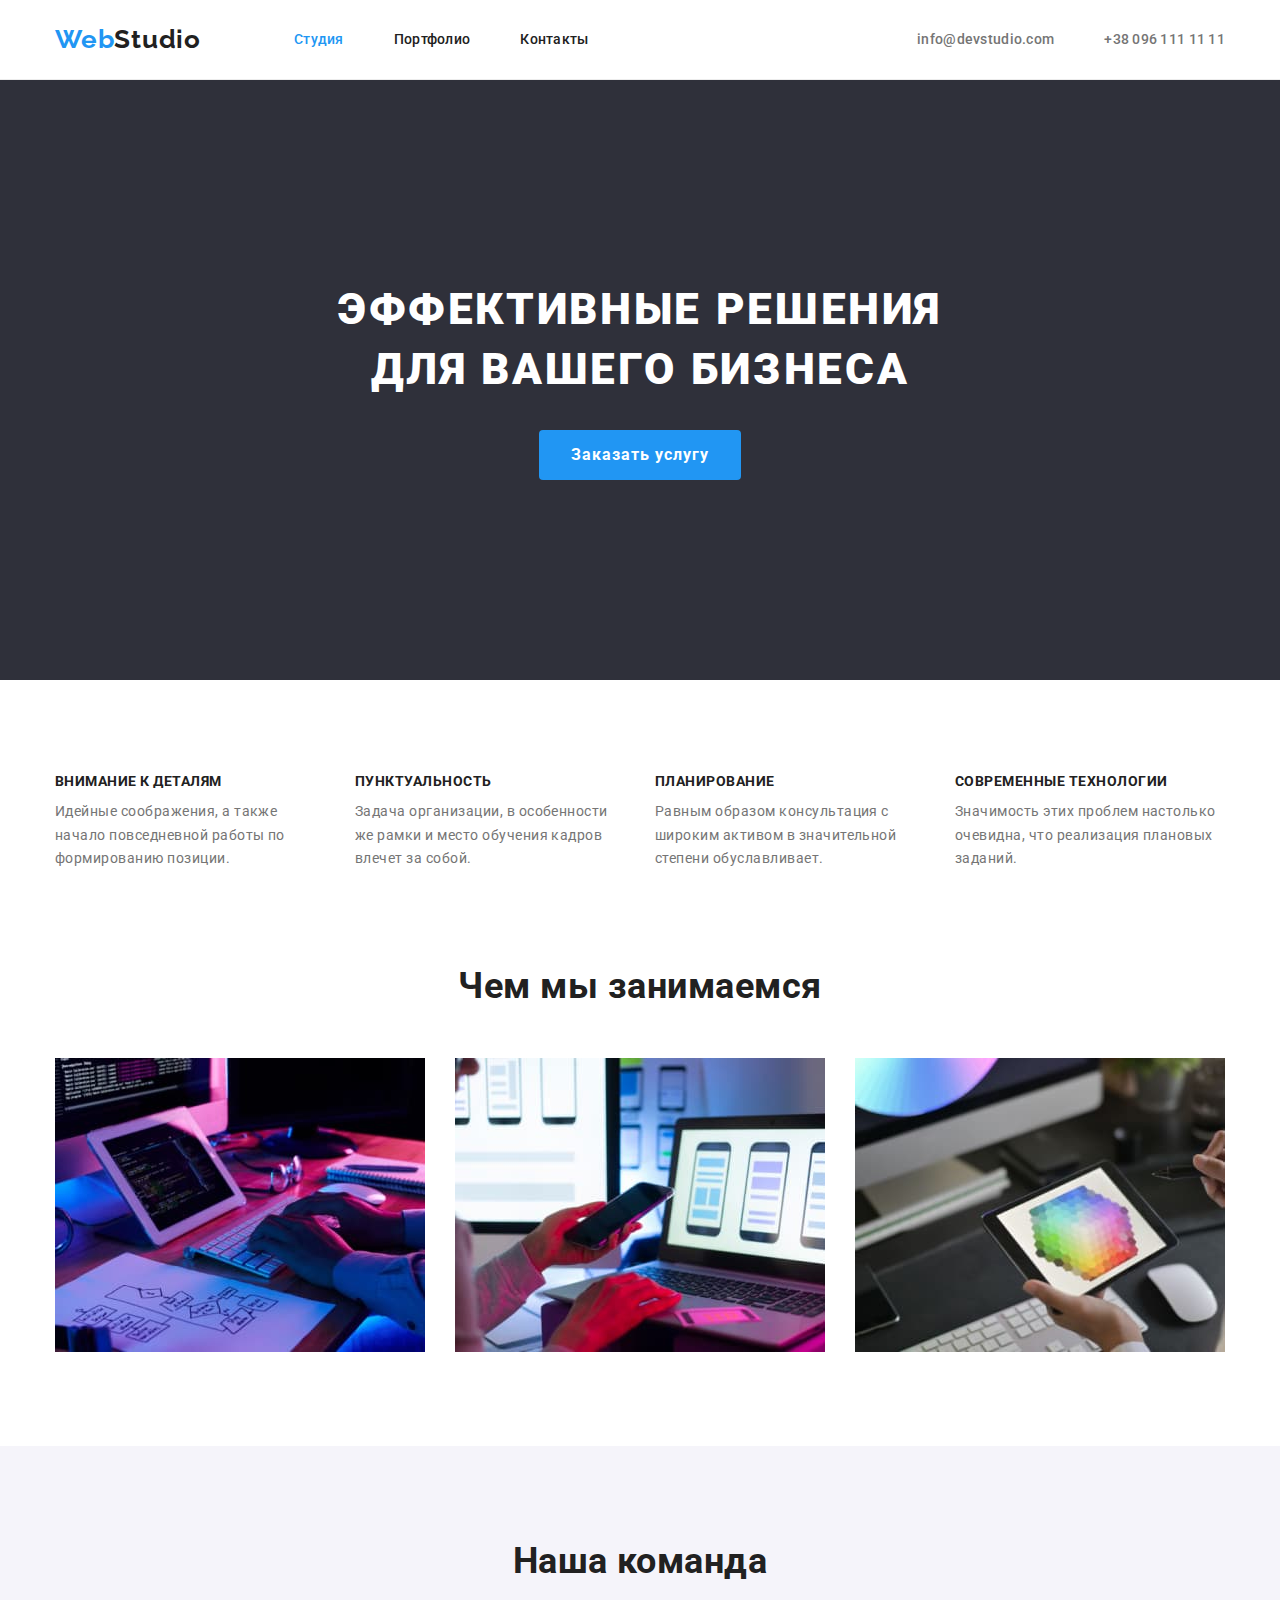
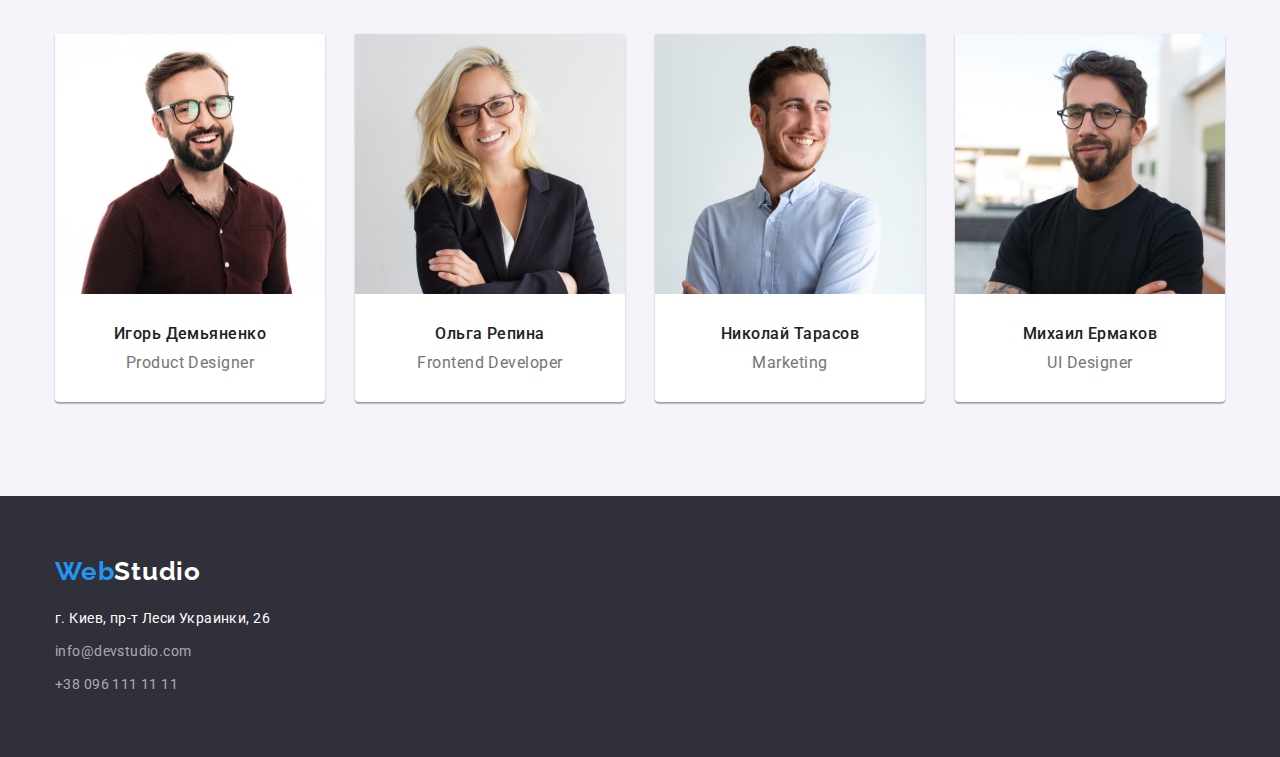
<file: index.html>
<!DOCTYPE html>
<html lang="ru">
  <head>
    <meta charset="UTF-8" />
    <meta http-equiv="X-UA-Compatible" content="IE=edge" />
    <meta name="viewport" content="width=device-width, initial-scale=1.0" />
    <title>Студия</title>
    <link rel="preconnect" href="https://fonts.googleapis.com" />
    <link rel="preconnect" href="https://fonts.gstatic.com" crossorigin />
    <link
      href="https://fonts.googleapis.com/css2?family=Raleway:wght@700&family=Roboto:wght@400;500;700;900&display=swap"
      rel="stylesheet"
    />
    <link
      rel="stylesheet"
      href="https://cdnjs.cloudflare.com/ajax/libs/modern-normalize/1.1.0/modern-normalize.min.css"
    />

    <link rel="stylesheet" href="./css/style.css" />
  </head>
  <body>
    <!-- header-->
    <header class="header-line">
      <div class="container header-container">
        <nav class="navigation">
          <a class="logo link" href="./index.html"
            ><span class="logo-title-first">Web</span>Studio</a
          >
          <ul class="nav-list">
            <li class="nav-list-item">
              <a class="nav-link link current" href="">Студия</a>
            </li>
            <li class="nav-list-item">
              <a class="nav-link link" href="./portfolio.html">Портфолио</a>
            </li>
            <li class="nav-list-item">
              <a class="nav-link link" href="">Контакты</a>
            </li>
          </ul>
        </nav>

        <ul class="contacts-list">
          <li class="contacts-list-item">
            <a class="contacts-link link" href="mailto:info@devstudio.com"
              >info@devstudio.com</a
            >
          </li>
          <li class="contacts-list-item">
            <a class="contacts-link link" href="tel:+380961111111"
              >+38 096 111 11 11</a
            >
          </li>
        </ul>
      </div>
    </header>
    <main>
      <!-- hero -->
      <section class="hero">
        <div class="container">
          <h1 class="hero-title">
            Эффективные решения <br />для вашего бизнеса
          </h1>
          <button class="hero-button" type="button">Заказать услугу</button>
        </div>
      </section>

      <!-- features -->
      <section class="section">
        <div class="container">
          <h2 class="section-title visually-hidden">Наши Особенности</h2>
          <ul class="features-list">
            <li class="features-item">
              <h3 class="features-title">Внимание к деталям</h3>
              <p class="features-text">
                Идейные соображения, а также начало повседневной работы по
                формированию позиции.
              </p>
            </li>
            <li class="features-item">
              <h3 class="features-title">Пунктуальность</h3>
              <p class="features-text">
                Задача организации, в особенности же рамки и место обучения
                кадров влечет за собой.
              </p>
            </li>
            <li class="features-item">
              <h3 class="features-title">Планирование</h3>
              <p class="features-text">
                Равным образом консультация с широким активом в значительной
                степени обуславливает.
              </p>
            </li>
            <li class="features-item">
              <h3 class="features-title">Современные технологии</h3>
              <p class="features-text">
                Значимость этих проблем настолько очевидна, что реализация
                плановых заданий.
              </p>
            </li>
          </ul>
        </div>
      </section>
      <!-- works -->
      <section class="section works">
        <div class="container">
          <h2 class="section-title">Чем мы занимаемся</h2>

          <ul class="works-list">
            <li class="works-item">
              <img
                src="./images/1.jpg"
                alt="человек печатает"
                width="370"
                height="294"
              />
            </li>
            <li class="works-item">
              <img
                src="./images/2.jpg"
                alt="телефон в руке"
                width="370"
                height="294"
              />
            </li>
            <li class="works-item">
              <img
                src="./images/3.jpg"
                alt="планшет в руке"
                width="370"
                height="294"
              />
            </li>
          </ul>
        </div>
      </section>

      <!-- team-->
      <section class="section team">
        <div class="container">
          <h2 class="section-title">Наша команда</h2>

          <ul class="team-list">
            <li class="team-item">
              <img
                src="./images/team1.jpg"
                alt="мужчина в очках"
                width="270"
                height="260"
              />
              <div class="team-item-box">
                <h3 class="team-title">Игорь Демьяненко</h3>
                <p class="team-text">Product Designer</p>
              </div>
            </li>
            <li class="team-item">
              <img
                src="./images/team2.jpg"
                alt="женщина в очках"
                width="270"
                height="260"
              />
              <div class="team-item-box">
                <h3 class="team-title">Ольга Репина</h3>
                <p class="team-text">Frontend Developer</p>
              </div>
            </li>
            <li class="team-item">
              <img
                src="./images/team3.jpg"
                alt="мужчина улыбается"
                width="270"
                height="260"
              />
              <div class="team-item-box">
                <h3 class="team-title">Николай Тарасов</h3>
                <p class="team-text">Marketing</p>
              </div>
            </li>
            <li class="team-item">
              <img
                src="./images/team4.jpg"
                alt="мужчина в очках"
                width="270"
                height="260"
              />
              <div class="team-item-box">
                <h3 class="team-title">Михаил Ермаков</h3>
                <p class="team-text">UI Designer</p>
              </div>
            </li>
          </ul>
        </div>
      </section>
    </main>
    <!-- footer -->
    <footer class="footer">
      <div class="container footer-container">
        <a class="logo logo-footer link" href="./index.html"
          ><span class="logo-title-first">Web</span
          ><span class="logo-title-second">Studio</span></a
        >
        <address>
          <ul class="address-list">
            <li class="address-item">
              <a class="address-link link" href=""
                >г. Киев, пр-т Леси Украинки, 26</a
              >
            </li>
            <li class="address-item">
              <a
                class="address-link address-link-mail link"
                href="mailto:info@devstudio.com"
                >info@devstudio.com</a
              >
            </li>
            <li class="address-item">
              <a
                class="address-link address-link-tel link"
                href="tel:+380961111111"
                >+38 096 111 11 11</a
              >
            </li>
          </ul>
        </address>
      </div>
    </footer>
  </body>
</html>
</file>
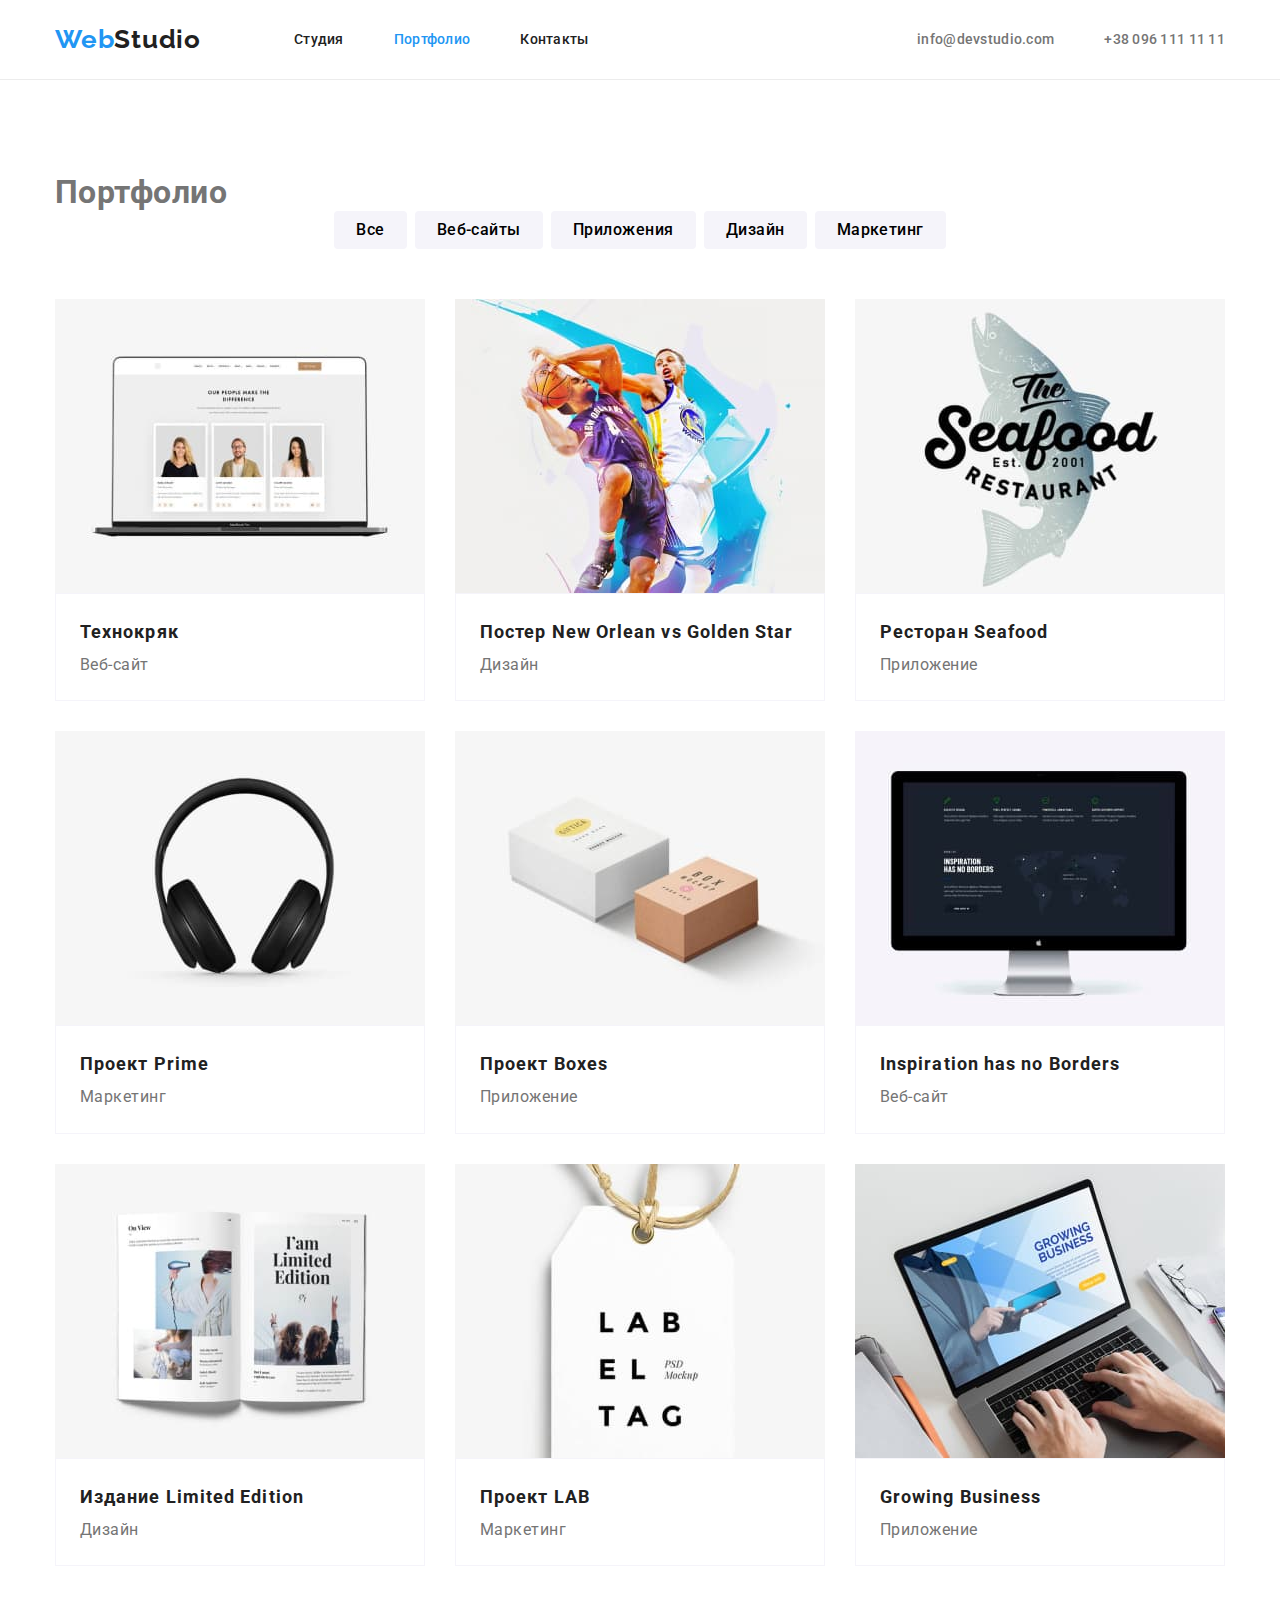
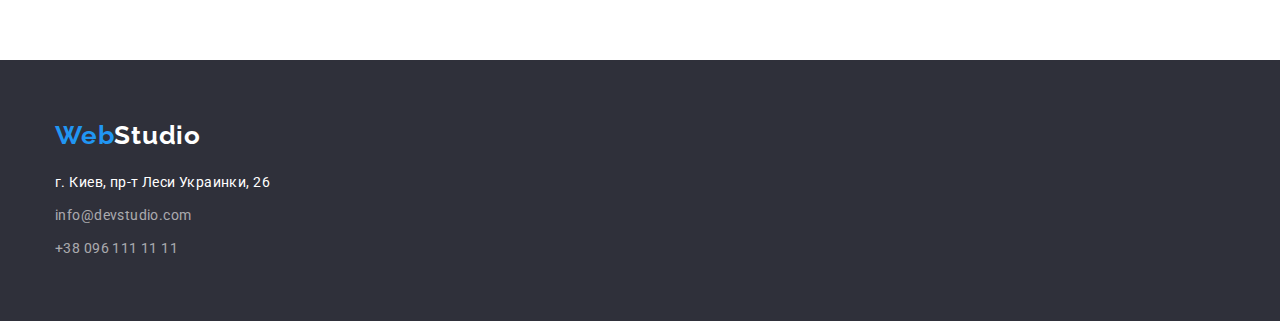
<file: portfolio.html>
<!DOCTYPE html>
<html lang="ru">
  <head>
    <meta charset="UTF-8" />
    <meta http-equiv="X-UA-Compatible" content="IE=edge" />
    <meta name="viewport" content="width=device-width, initial-scale=1.0" />
    <title>Портфолио</title>
    <link rel="preconnect" href="https://fonts.googleapis.com" />
    <link rel="preconnect" href="https://fonts.gstatic.com" crossorigin />
    <link
      href="https://fonts.googleapis.com/css2?family=Raleway:wght@700&family=Roboto:wght@400;500;700;900&display=swap"
      rel="stylesheet"
    />
    <link
      rel="stylesheet"
      href="https://cdnjs.cloudflare.com/ajax/libs/modern-normalize/1.1.0/modern-normalize.min.css"
    />
    <link rel="stylesheet" href="./css/style.css" />
  </head>
  <body>
    <!-- header -->
    <header class="header-line">
      <div class="container header-container">
        <nav class="navigation">
          <a class="logo link" href="./index.html"
            ><span class="logo-title-first">Web</span>Studio</a
          >
          <ul class="nav-list">
            <li class="nav-list-item">
              <a class="nav-link link" href="./index.html">Студия</a>
            </li>
            <li class="nav-list-item">
              <a class="nav-link link current" href="./portfolio.html"
                >Портфолио</a
              >
            </li>
            <li class="nav-list-item">
              <a class="nav-link link" href="">Контакты</a>
            </li>
          </ul>
        </nav>

        <ul class="contacts-list">
          <li class="contacts-list-item">
            <a class="contacts-link link" href="mailto:info@devstudio.com"
              >info@devstudio.com</a
            >
          </li>
          <li class="contacts-list-item">
            <a class="contacts-link link" href="tel:+380961111111"
              >+38 096 111 11 11</a
            >
          </li>
        </ul>
      </div>
    </header>
    <main>
      <!-- portfolio-->
      <section class="section">
        <div class="container">
          <h1 visually-hidden>Портфолио</h1>
          <ul class="portfolio-list-buttons">
            <li class="portfolio-list-buttons-item">
              <button class="portfolio-button" type="button">Все</button>
            </li>
            <li class="portfolio-list-buttons-item">
              <button class="portfolio-button" type="button">Веб-сайты</button>
            </li>
            <li class="portfolio-list-buttons-item">
              <button class="portfolio-button" type="button">Приложения</button>
            </li>
            <li class="portfolio-list-buttons-item">
              <button class="portfolio-button" type="button">Дизайн</button>
            </li>
            <li class="portfolio-list-buttons-item">
              <button class="portfolio-button" type="button">Маркетинг</button>
            </li>
          </ul>
          <ul class="portfolio-list-links">
            <li class="portfolio-list-links-item">
              <a class="link" href=""
                ><img
                  src="./images/portfolio1.jpg"
                  alt="Веб-сайт на ноутбуке"
                  width="370"
                  height="294"
                />
                <div class="portfolio-links-title">
                  <h3 class="portfolio-title">Технокряк</h3>
                  <p class="portfolio-text">Веб-сайт</p>
                </div></a
              >
            </li>
            <li class="portfolio-list-links-item">
              <a class="link" href=""
                ><img
                  src="./images/portfolio2.jpg"
                  alt="постер игры в баскетбол"
                  width="370"
                  height="294"
                />
                <div class="portfolio-links-title">
                  <h3 class="portfolio-title">
                    Постер New Orlean vs Golden Star
                  </h3>
                  <p class="portfolio-text">Дизайн</p>
                </div></a
              >
            </li>
            <li class="portfolio-list-links-item">
              <a class="link" href=""
                ><img
                  src="./images/portfolio3.jpg"
                  alt="лого ресторана"
                  width="370"
                  height="294"
                />
                <div class="portfolio-links-title">
                  <h3 class="portfolio-title">Ресторан Seafood</h3>
                  <p class="portfolio-text">Приложение</p>
                </div></a
              >
            </li>
            <li class="portfolio-list-links-item">
              <a class="link" href=""
                ><img
                  src="./images/portfolio4.jpg"
                  alt="наушники"
                  width="370"
                  height="294"
                />
                <div class="portfolio-links-title">
                  <h3 class="portfolio-title">Проект Prime</h3>
                  <p class="portfolio-text">Маркетинг</p>
                </div></a
              >
            </li>
            <li class="portfolio-list-links-item">
              <a class="link" href=""
                ><img
                  src="./images/portfolio5.jpg"
                  alt="коробки"
                  width="370"
                  height="294"
                />
                <div class="portfolio-links-title">
                  <h3 class="portfolio-title">Проект Boxes</h3>
                  <p class="portfolio-text">Приложение</p>
                </div></a
              >
            </li>
            <li class="portfolio-list-links-item">
              <a class="link" href=""
                ><img
                  src="./images/portfolio6.jpg"
                  alt="Веб-сайт на мониторе"
                  width="370"
                  height="294"
                />
                <div class="portfolio-links-title">
                  <h3 class="portfolio-title">Inspiration has no Borders</h3>
                  <p class="portfolio-text">Веб-сайт</p>
                </div></a
              >
            </li>
            <li class="portfolio-list-links-item">
              <a class="link" href=""
                ><img
                  src="./images/portfolio7.jpg"
                  alt="открытый журнал"
                  width="370"
                  height="294"
                />
                <div class="portfolio-links-title">
                  <h3 class="portfolio-title">Издание Limited Edition</h3>
                  <p class="portfolio-text">Дизайн</p>
                </div></a
              >
            </li>
            <li class="portfolio-list-links-item">
              <a class="link" href=""
                ><img
                  src="./images/portfolio8.jpg"
                  alt="етикетка"
                  width="370"
                  height="294"
                />
                <div class="portfolio-links-title">
                  <h3 class="portfolio-title">Проект LAB</h3>
                  <p class="portfolio-text">Маркетинг</p>
                </div></a
              >
            </li>
            <li class="portfolio-list-links-item">
              <a class="link" href=""
                ><img
                  src="./images/portfolio9.jpg"
                  alt="придожение на ноутбуке"
                  width="370"
                  height="294"
                />
                <div class="portfolio-links-title">
                  <h3 class="portfolio-title">Growing Business</h3>
                  <p class="portfolio-text">Приложение</p>
                </div></a
              >
            </li>
          </ul>
        </div>
      </section>
    </main>
    <!-- footer -->
    <footer class="footer">
      <div class="container footer-container">
        <a class="logo logo-footer link" href="./index.html"
          ><span class="logo-title-first">Web</span
          ><span class="logo-title-second">Studio</span></a
        >
        <address class="address">
          <ul class="address-list">
            <li class="address-item">
              <a class="address-link link" href=""
                >г. Киев, пр-т Леси Украинки, 26</a
              >
            </li>
            <li class="address-item">
              <a
                class="address-link address-link-mail link"
                href="mailto:info@devstudio.com"
                >info@devstudio.com</a
              >
            </li>
            <li class="address-item">
              <a
                class="address-link address-link-tel link"
                href="tel:+380961111111"
                >+38 096 111 11 11</a
              >
            </li>
          </ul>
        </address>
      </div>
    </footer>
  </body>
</html>
</file>
<file: css/style.css>
/* main indicators */

:root {
  --main-white-color: #ffffff;
  --secondary-background-color: #2f303a;
  --third-background-color: #f5f4fa;
  --main-text-color: #757575;
  --secondary-text-color: #212121;
  --accent-color: #2196f3;
}
body {
  background-color: var(--main-white-color);
  color: var(--main-text-color);
  font-family: Roboto, sans-serif;
  letter-spacing: 0.03em;
}
.link {
  text-decoration: none;
  font-style: normal;
}

.container {
  width: 1200px;
  padding-left: 15px;
  padding-right: 15px;
  margin-left: auto;
  margin-right: auto;
}

.section {
  padding-top: 94px;
  padding-bottom: 94px;
}

h1,
h2,
h3,
p,
ul {
  margin: 0px;
}

ul {
  list-style: none;
  padding: 0px;
}

img {
  display: block;
  max-width: 100%;
  height: auto;
}

.visually-hidden {
  position: absolute;
  width: 1px;
  height: 1px;
  margin: -1px;
  padding: 0;
  overflow: hidden;
  border: 0;
  clip: rect(0 0 0 0);
}

/*----------------HEADER------------------ */

.header-line {
  border-bottom: 1px solid #ececec;
}
.header-container {
  display: flex;
  align-items: center;
  justify-content: space-between;
}
.navigation {
  display: flex;
  align-items: center;
}
.nav-list,
.contacts-list {
  display: flex;
}

.nav-list-item,
.contacts-list-item {
  margin-right: 50px;
}
.nav-list-item:last-child,
.contacts-list-item:last-child {
  margin-right: 0px;
}

.nav-link {
  color: var(--secondary-text-color);
}
.contacts-link {
  color: var(--main-text-color);
}
.nav-link,
.contacts-link {
  display: block;
  padding-top: 32px;
  padding-bottom: 32px;

  font-weight: 500;
  font-size: 14px;
  line-height: 1.1;
  letter-spacing: 0.02em;
}
.nav-link:hover,
.nav-link:focus,
.contacts-link:hover,
.contacts-link:focus {
  color: var(--accent-color);
}
.current {
  color: var(--accent-color);
}

/*------------- LOGO-------------------- */

.logo {
  font-family: Raleway, sans-serif;
  font-weight: 700;
  font-size: 26px;
  line-height: 1.2;
  letter-spacing: 0.03em;
  color: var(--secondary-text-color);
  margin-right: 93px;
}
.logo-title-first {
  color: var(--accent-color);
}

.logo {
}

/* ------------------HERO------------------------- */

.hero {
  background-color: var(--secondary-background-color);
  text-align: center;
  padding-top: 200px;
  padding-bottom: 200px;
}
.hero-title {
  font-weight: 900;
  font-size: 44px;
  line-height: 1.36;
  letter-spacing: 0.06em;
  color: var(--main-white-color);
  text-transform: uppercase;

  text-align: center;
  margin-bottom: 30px;
}

.hero-button {
  font-weight: 700;
  font-size: 16px;
  line-height: 1.9;
  letter-spacing: 0.06em;
  background-color: var(--accent-color);
  color: var(--main-white-color);
  font-family: Roboto, sans-serif;
  cursor: pointer;

  border-radius: 4px;
  padding: 10px 32px;
  border: none;
}

.hero-button:hover,
.hero-button:focus {
  color: var(--main-white-color);
  background-color: #188ce8;
}

/* ----------------FEATURES-------------- */

.features-list {
  display: flex;
}

.section-title {
  font-weight: 700;
  font-size: 36px;
  line-height: 1.2;
  color: var(--secondary-text-color);
  text-align: center;
  margin-bottom: 50px;
}

.features-text {
  font-size: 14px;
  line-height: 1.7;
}
.features-title {
  font-weight: 700;
  font-size: 14px;
  line-height: 1.1;
  color: var(--secondary-text-color);
  text-transform: uppercase;

  margin-bottom: 10px;
}

.features-item {
  margin-right: 30px;
  width: 270px;
}
.features-item:last-child {
  margin-right: 0px;
}

/* -------------works------------- */

.works {
  padding-top: 0px;
}
.works-list {
  display: flex;
}

.works-item {
  margin-right: 30px;
}
.works-item:nth-last-child(3n + 1) {
  margin-right: 0px;
}

/* -----------------team------------------------ */

.team-list {
  display: flex;
}

.team-item {
  background-color: var(--main-white-color);
  margin-right: 30px;
  border-radius: 0px 0px 4px 4px;
  box-shadow: 0px 1px 3px rgba(0, 0, 0, 0.12), 0px 1px 1px rgba(0, 0, 0, 0.14),
    0px 2px 1px rgba(0, 0, 0, 0.2);
}

.team-item:nth-last-child(4n + 1) {
  margin-right: 0px;
}

.team {
  background-color: var(--third-background-color);
}

.team-item-box {
  margin-top: 30px;
  margin-bottom: 30px;
}
.team-title {
  font-weight: 500;
  font-size: 16px;
  line-height: 1.2;
  color: var(--secondary-text-color);

  text-align: center;

  margin-bottom: 10px;
}

.team-text {
  font-size: 16px;
  line-height: 1.2;

  text-align: center;
}

/* ---------------footer----------------------------- */

.footer {
  background-color: var(--secondary-background-color);
  padding-top: 60px;
  padding-bottom: 60px;
}
.logo-title-second {
  color: var(--main-white-color);
}
.logo-footer {
  margin: 0px;
  margin-bottom: 20px;
  display: inline-block;
}

.address-link {
  color: var(--main-white-color);
  font-size: 14px;
  line-height: 1.7;
  letter-spacing: 0.03em;
}
.address-link-mail,
.address-link-tel {
  color: rgba(255, 255, 255, 0.6);
}

.address-item {
  margin-bottom: 9px;
  font-size: 14px;
  line-height: 1.7;
  letter-spacing: 0.03em;
}

.address-item:last-child {
  margin-bottom: 0px;
}
.address-link:hover,
.address-link:focus {
  color: var(--accent-color);
}

/* ------------------portfolio (2-d page)------------------ */

.portfolio-list-buttons {
  display: flex;
  justify-content: center;
  /* margin-top: 94px; */
  margin-bottom: 50px;
}

.portfolio-list-buttons-item {
  margin-right: 8px;
}
.portfolio-list-buttons-item:last-child {
  margin-right: 0px;
}

.portfolio-button {
  background-color: var(--third-background-color);
  font-family: Roboto, sans-serif;
  font-weight: 500;
  font-size: 16px;
  line-height: 1.6;
  letter-spacing: 0.03em;
  cursor: pointer;

  padding: 6px 22px;
  border-radius: 4px;
  border: none;
}
.portfolio-button:hover,
.portfolio-button:focus {
  color: var(--main-white-color);
  background-color: var(--accent-color);
  box-shadow: 0px 3px 1px rgba(0, 0, 0, 0.1), 0px 1px 2px rgba(0, 0, 0, 0.08),
    0px 2px 2px rgba(0, 0, 0, 0.12);
}

.portfolio-list-links-item {
  margin-right: 30px;
  margin-bottom: 30px;
  width: 370px;
}

.portfolio-list-links {
  display: flex;
  flex-wrap: wrap;
}

.portfolio-list-links-item:nth-last-child(3n + 1) {
  margin-right: 0px;
}
.portfolio-list-links-item:nth-last-child(-n + 3) {
  margin-bottom: 0px;
}
.portfolio-title {
  font-weight: 700;
  font-size: 18px;
  line-height: 2;
  letter-spacing: 0.06em;
  color: var(--secondary-text-color);
}
.portfolio-text {
  font-size: 16px;
  line-height: 1.9;
  color: var(--main-text-color);
}
.portfolio-links-title {
  padding: 20px 24px;
  border: 1px solid var(--third-background-color);
}
</file>
